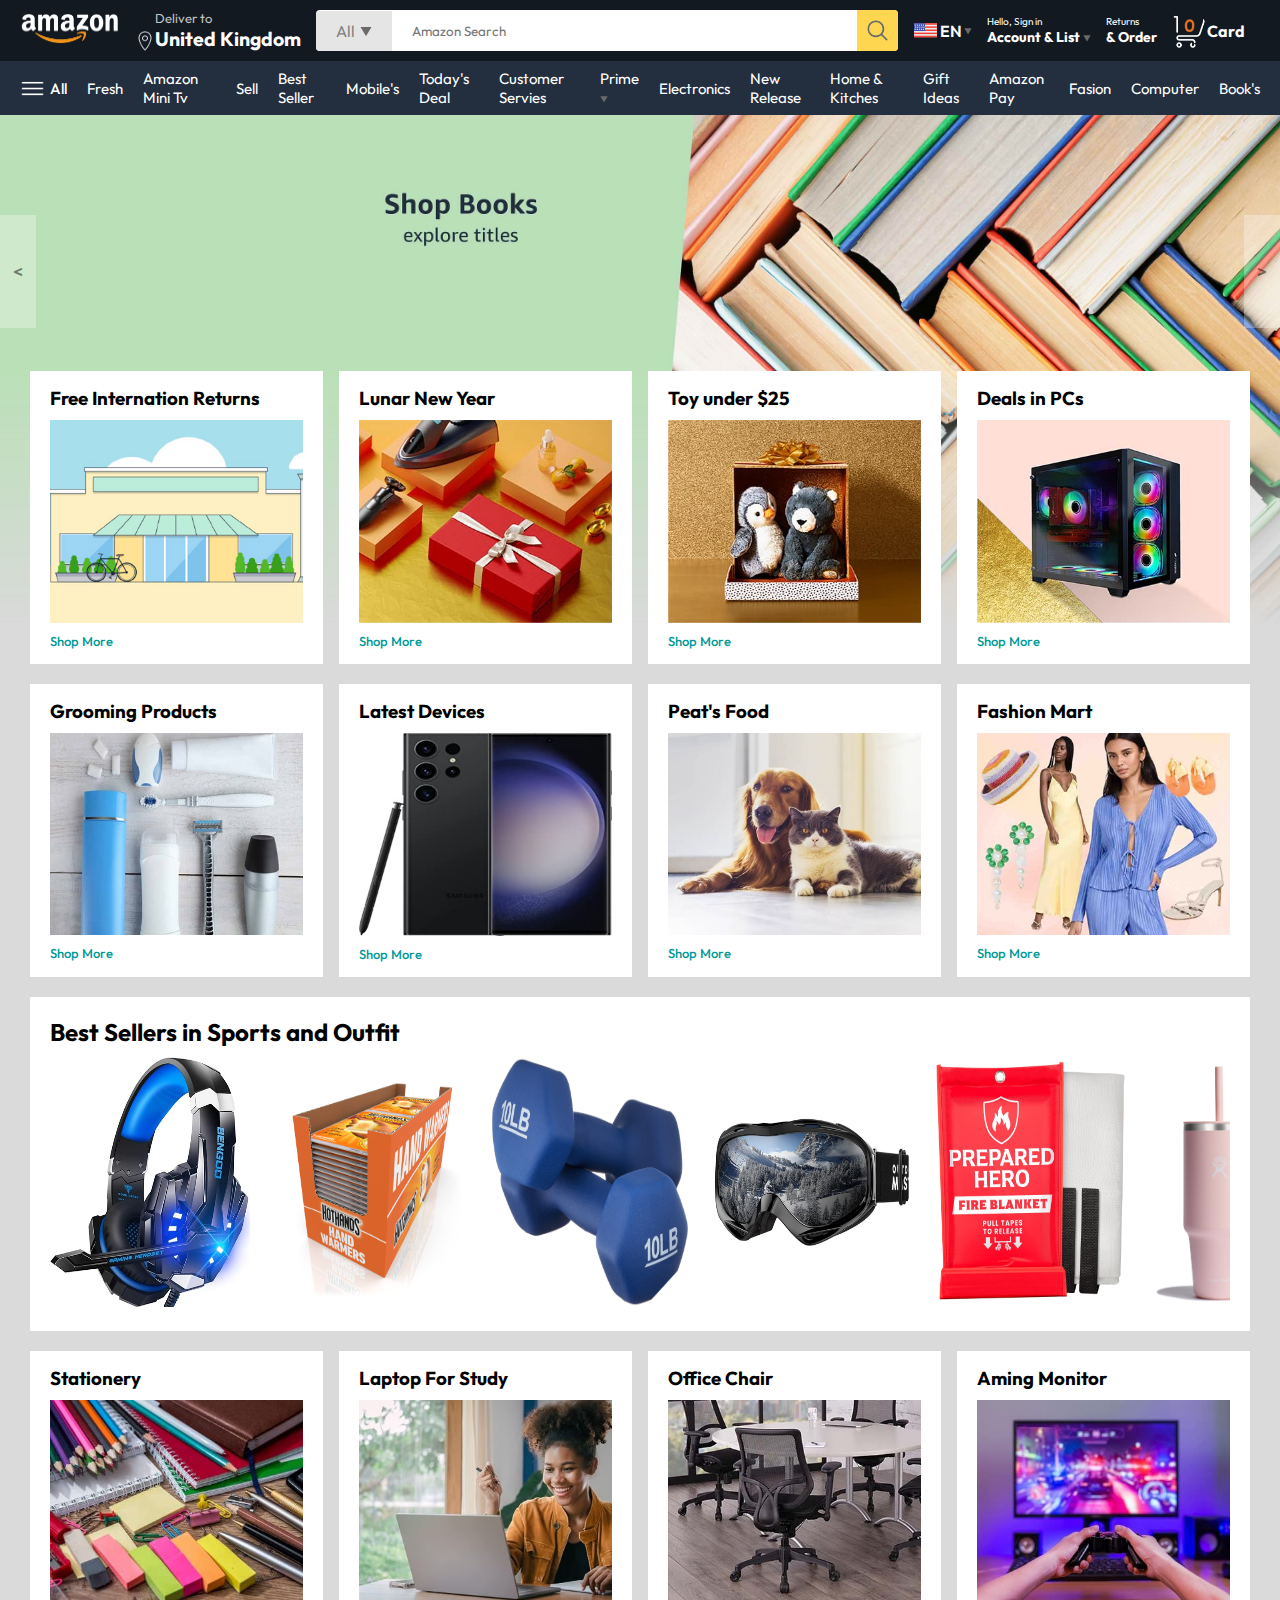
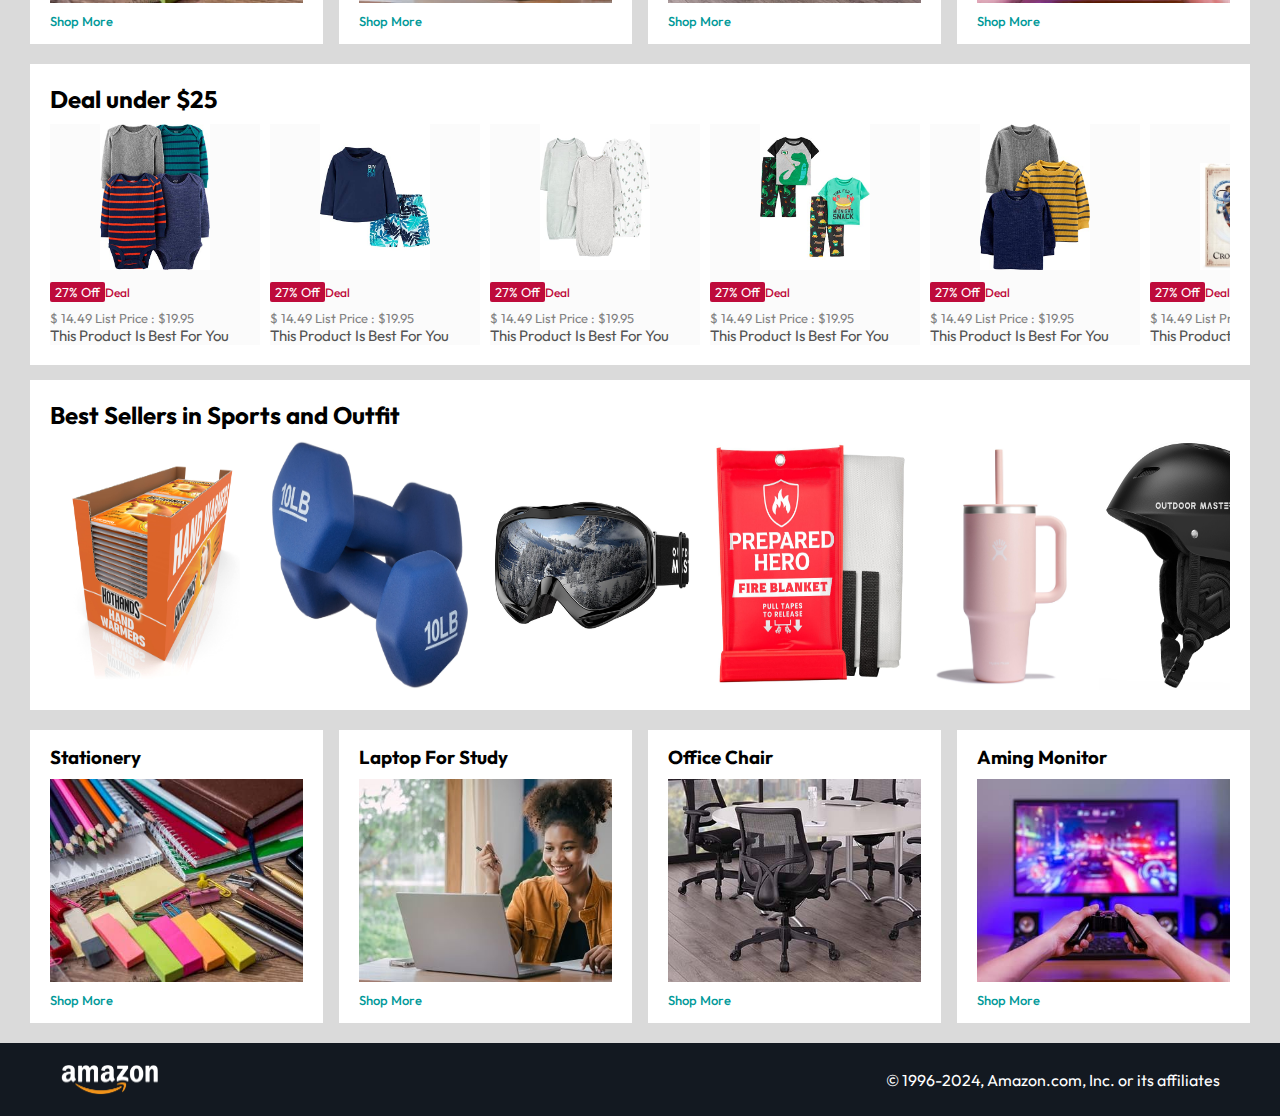
<file: index.html>
<!DOCTYPE html>
<html lang="en">
<head>
    <meta charset="UTF-8">
    <meta name="viewport" content="width=device-width, initial-scale=1.0">
    <title>Amazon-Clone</title>
    <link rel="stylesheet" href="Styles.css">
</head>
<body>

    <!-- Navigation Section  -->

    <nav>

        <a href="/"><img src="./assets/amazon_logo.png" width="100"></a>

        <div class="nav-contry">

            <img src="./assets/location_icon.png" height="20px">
            <div>
                <p>Deliver to</p>
                <h2>United Kingdom</h2>
            </div>

        </div>
        
        <div class="nav-search">

            <div class="nav-search-gategory">

                <p>All</p>

                <img src="./assets/dropdown_icon.png" height="12px" alt="">

            </div>

            <input type="text" class="nav-search-input" placeholder="Amazon Search">
                
            <img src="./assets/search_icon.png" class="nav-search-icon" alt="">

        </div>

        <div class="nav-language">

            <img src="./assets/us_flag.png" width="25px" alt="">

            <p>EN</p>

            <img src="./assets/dropdown_icon.png" width="8px" alt="">

        </div>
        
        <div class="nav-text">

            <p><a href="/Singin.html"> Hello, Sign in</a></p>

            <h2>Account & List <img src="./assets/dropdown_icon.png" width="8px" alt=""></h2>

        </div>

        <div class="nav-text">

            <p>Returns</p>

            <h2>& Order</h2>

        </div>
        
        <a href="./Card.html" class="nav-card">

            <img src="./assets/cart_icon.png" width="35px" alt="">

            <h4>Card</h4>

        </a>

    </nav>

    <!-- All Section -->

    <div class="nav-button">

        <div>

            <img src="./assets/menu_icon.png" width="25px" alt="">

            <p>All</p>

        </div>

        <p>Fresh</p>
        <p>Amazon Mini Tv</p>
        <p>Sell</p>
        <p>Best Seller</p>
        <p>Mobile's</p>
        <p>Today's Deal</p>
        <p>Customer Servies</p>
        <p>Prime  <img src="./assets/dropdown_icon.png" width="8px" alt=""></p>
        <p>Electronics</p>
        <p>New Release</p>
        <p>Home & Kitches</p>
        <p>Gift Ideas</p>
        <p>Amazon Pay</p>
        <p>Fasion</p>
        <p>Computer</p>
        <p>Book's</p>

    </div>

    <!-- Handle Slider -->

    <div class="handle-slider">

        <a href="#" class="control_prev">&#60</a>
        <a href="#" class="control_next">&#62</a>

        <ul class="slider">
            <img src="./assets/header1.jpg" class="header-img" alt="">
            <img src="./assets/header2.jpg" class="header-img" alt="">
            <img src="./assets/header3.jpg" class="header-img" alt="">
            <img src="./assets/header4.jpg" class="header-img" alt="">
            <img src="./assets/header5.jpg" class="header-img" alt="">
            <img src="./assets/header6.jpg" class="header-img" alt="">
        </ul>

    </div>

    <!-- Box Card's -->

    <div class="box-row  header-box">

        <div class="box-col">

            <h3>Free Internation Returns</h3>

            <img src="./assets/box1-1.jpg" alt="">

            <a href="/">Shop More</a>

        </div>
        <div class="box-col">

            <h3>Lunar New Year</h3>

            <img src="./assets/box1-2.jpg" alt="">

            <a href="/">Shop More</a>

        </div>
        <div class="box-col">

            <h3>Toy under $25</h3>

            <img src="./assets/box1-3.jpg" alt="">

            <a href="/">Shop More</a>

        </div>
        <div class="box-col">

            <h3>Deals in PCs</h3>

            <img src="./assets/box1-4.jpg" alt="">

            <a href="/">Shop More</a>

        </div>

    </div>

    <div class="box-row ">

        <div class="box-col">

            <h3>Grooming Products</h3>

            <img src="./assets/box2-1.jpg" alt="">

            <a href="/">Shop More</a>

        </div>
        <div class="box-col">

            <h3>Latest Devices </h3>

            <img src="./assets/box2-2.jpg" alt="">

            <a href="/">Shop More</a>

        </div>
        <div class="box-col">

            <h3>Peat's Food</h3>

            <img src="./assets/box2-3.jpg" alt="">

            <a href="/">Shop More</a>

        </div>
        <div class="box-col">

            <h3>Fashion Mart</h3>

            <img src="./assets/box2-4.jpg" alt="">

            <a href="/">Shop More</a>

        </div>

    </div>

    <!-- Product Slider -->

    <div class="product-slider">

        <h2>Best Sellers in Sports and Outfit</h2>

        <div class="products">

            <a href="/Product.html">
                <img src="./assets/product_img.jpg" alt="">
            </a>
            <img src="./assets/product1-1.jpg" alt="">
            <img src="./assets/product1-2.jpg" alt="">
            <img src="./assets/product1-3.jpg" alt="">
            <img src="./assets/product1-4.jpg" alt="">
            <img src="./assets/product1-5.jpg" alt="">
            <img src="./assets/product1-6.jpg" alt="">
            <img src="./assets/product1-7.jpg" alt="">
            <img src="./assets/product1-8.jpg" alt="">
            <img src="./assets/product1-9.jpg" alt="">
            <img src="./assets/product1-10.jpg" alt="">

        </div>

    </div>

    <!-- Box Card's -->

    <div class="box-row ">

        <div class="box-col">

            <h3>Stationery</h3>

            <img src="./assets/box3-1.jpg" alt="">

            <a href="/">Shop More</a>

        </div>
        <div class="box-col">

            <h3>Laptop For Study</h3>

            <img src="./assets/box3-2.jpg" alt="">

            <a href="/">Shop More</a>

        </div>
        <div class="box-col">

            <h3>Office Chair</h3>

            <img src="./assets/box3-3.jpg" alt="">

            <a href="/">Shop More</a>

        </div>
        <div class="box-col">

            <h3>Aming Monitor</h3>

            <img src="./assets/box3-4.jpg" alt="">

            <a href="/">Shop More</a>

        </div>

    </div>

    <!-- Product Slider with Prise -->

    <div class="product-slider-with-price">

        <h2>Deal under $25</h2>

        <div class="products">

            <div class="product-card">

                <div class="product-img-container">
                    <img src="./assets/product2-1.jpg" alt="">
                </div>

                <div class="product-offer">
                    <p>27% Off</p><span>Deal</span>
                </div>
                
                <p class="product-price">$ <span>14.49</span> List Price : $19.95</p>

                <h4>This Product Is Best For You</h4>

            </div>

            <div class="product-card">

                <div class="product-img-container">
                    <img src="./assets/product2-2.jpg" alt="">
                </div>

                <div class="product-offer">
                    <p>27% Off</p><span>Deal</span>
                </div>

                <p class="product-price">$ <span>14.49</span> List Price : $19.95</p>

                <h4>This Product Is Best For You</h4>

            </div>

            <div class="product-card">

                <div class="product-img-container">
                    <img src="./assets/product2-3.jpg" alt="">
                </div>

                <div class="product-offer">
                    <p>27% Off</p><span>Deal</span>
                </div>

                <p class="product-price">$ <span>14.49</span> List Price : $19.95</p>

                <h4>This Product Is Best For You</h4>

            </div>

            <div class="product-card">

                <div class="product-img-container">
                    <img src="./assets/product2-4.jpg" alt="">
                </div>

                <div class="product-offer">
                    <p>27% Off</p><span>Deal</span>
                </div>

                <p class="product-price">$ <span>14.49</span> List Price : $19.95</p>

                <h4>This Product Is Best For You</h4>

            </div>

            <div class="product-card">

                <div class="product-img-container">
                    <img src="./assets/product2-5.jpg" alt="">
                </div>

                <div class="product-offer">
                    <p>27% Off</p><span>Deal</span>
                </div>

                <p class="product-price">$ <span>14.49</span> List Price : $19.95</p>

                <h4>This Product Is Best For You</h4>

            </div>

            <div class="product-card">

                <div class="product-img-container">
                    <img src="./assets/product2-6.jpg" alt="">
                </div>

                <div class="product-offer">
                    <p>27% Off</p><span>Deal</span>
                </div>

                <p class="product-price">$ <span>14.49</span> List Price : $19.95</p>

                <h4>This Product Is Best For You</h4>

            </div>

            <div class="product-card">

                <div class="product-img-container">
                    <img src="./assets/product2-7.jpg" alt="">
                </div>

                <div class="product-offer">
                    <p>27% Off</p><span>Deal</span>
                </div>

                <p class="product-price">$ <span>14.49</span> List Price : $19.95</p>

                <h4>This Product Is Best For You</h4>

            </div>

            <div class="product-card">

                <div class="product-img-container">
                    <img src="./assets/product2-8.jpg" alt="">
                </div>

                <div class="product-offer">
                    <p>27% Off</p><span>Deal</span>
                </div>

                <p class="product-price">$ <span>14.49</span> List Price : $19.95</p>

                <h4>This Product Is Best For You</h4>

            </div>

            <div class="product-card">

                <div class="product-img-container">
                    <img src="./assets/product2-9.jpg" alt="">
                </div>

                <div class="product-offer">
                    <p>27% Off</p><span>Deal</span>
                </div>

                <p class="product-price">$ <span>14.49</span> List Price : $19.95</p>

                <h4>This Product Is Best For You</h4>

            </div>

            <div class="product-card">

                <div class="product-img-container">
                    <img src="./assets/product2-10.jpg" alt="">
                </div>

                <div class="product-offer">
                    <p>27% Off</p><span>Deal</span>
                </div>

                <p class="product-price">$ <span>14.49</span> List Price : $19.95</p>

                <h4>This Product Is Best For You</h4>

            </div>

            <div class="product-card">

                <div class="product-img-container">
                    <img src="./assets/product2-11.jpg" alt="">
                </div>

                <div class="product-offer">
                    <p>27% Off</p><span>Deal</span>
                </div>

                <p class="product-price">$ <span>14.49</span> List Price : $19.95</p>

                <h4>This Product Is Best For You</h4>

            </div>

            <div class="product-card">

                <div class="product-img-container">
                    <img src="./assets/product2-12.jpg" alt="">
                </div>

                <div class="product-offer">
                    <p>27% Off</p><span>Deal</span> 
                </div>

                <p class="product-price">$ <span>14.49</span> List Price : $19.95</p>

                <h4>This Product Is Best For You</h4>

            </div>

        </div>

    </div>

    <!-- Product Sclider 2 -->

    <div class="product-slider">

        <h2>Best Sellers in Sports and Outfit</h2>

        <div class="products">

            <img src="./assets/product1-1.jpg" alt="">
            <img src="./assets/product1-2.jpg" alt="">
            <img src="./assets/product1-3.jpg" alt="">
            <img src="./assets/product1-4.jpg" alt="">
            <img src="./assets/product1-5.jpg" alt="">
            <img src="./assets/product1-6.jpg" alt="">
            <img src="./assets/product1-7.jpg" alt="">
            <img src="./assets/product1-8.jpg" alt="">
            <img src="./assets/product1-9.jpg" alt="">
            <img src="./assets/product1-10.jpg" alt="">

        </div>

    </div>

    <!-- Box Card 2 -->

    <div class="box-row ">

        <div class="box-col">

            <h3>Stationery</h3>

            <img src="./assets/box3-1.jpg" alt="">

            <a href="/">Shop More</a>

        </div>
        <div class="box-col">

            <h3>Laptop For Study</h3>

            <img src="./assets/box3-2.jpg" alt="">

            <a href="/">Shop More</a>

        </div>
        <div class="box-col">

            <h3>Office Chair</h3>

            <img src="./assets/box3-3.jpg" alt="">

            <a href="/">Shop More</a>

        </div>
        <div class="box-col">

            <h3>Aming Monitor</h3>

            <img src="./assets/box3-4.jpg" alt="">

            <a href="/">Shop More</a>

        </div>

    </div>

    <!-- Footer Section -->

    <footer>

        <img src="./assets/amazon_logo.png" width="100" alt="">

        <p>© 1996-2024, Amazon.com, Inc. or its affiliates</p>

    </footer>


    <script src="Script.js"></script>
</body>
</html>
</file>
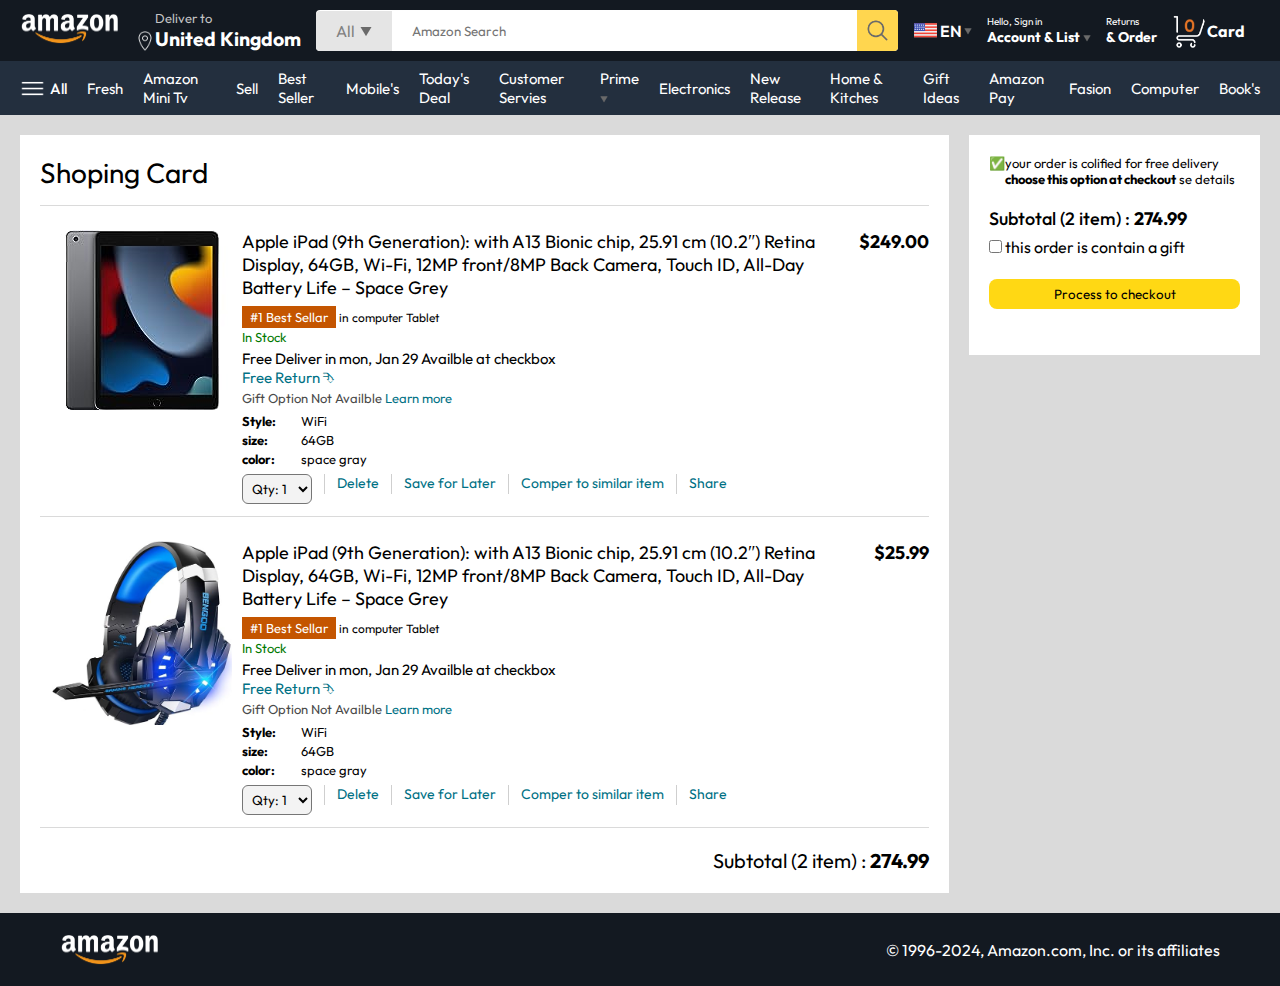
<file: Card.html>
<!DOCTYPE html>
<html lang="en">
<head>
    <meta charset="UTF-8">
    <meta name="viewport" content="width=device-width, initial-scale=1.0">
    <title>Card Page</title>
    <link rel="stylesheet" href="Styles.css">
    <link rel="stylesheet" href="Card.css">
</head>
<body>
    
    <!-- Navigation Section  -->

    <nav>

        <a href="/"><img src="./assets/amazon_logo.png" width="100"></a>

        <div class="nav-contry">

            <img src="./assets/location_icon.png" height="20px">
            <div>
                <p>Deliver to</p>
                <h2>United Kingdom</h2>
            </div>

        </div>
        
        <div class="nav-search">

            <div class="nav-search-gategory">

                <p>All</p>

                <img src="./assets/dropdown_icon.png" height="12px" alt="">

            </div>

            <input type="text" class="nav-search-input" placeholder="Amazon Search">
                
            <img src="./assets/search_icon.png" class="nav-search-icon" alt="">

        </div>

        <div class="nav-language">

            <img src="./assets/us_flag.png" width="25px" alt="">

            <p>EN</p>

            <img src="./assets/dropdown_icon.png" width="8px" alt="">

        </div>
        
        <div class="nav-text">

            <p><a href="/Singin.html"> Hello, Sign in</a></p>

            <h2>Account & List <img src="./assets/dropdown_icon.png" width="8px" alt=""></h2>

        </div>

        <div class="nav-text">

            <p>Returns</p>

            <h2>& Order</h2>

        </div>
        
        <a href="" class="nav-card">

            <img src="./assets/cart_icon.png" width="35px" alt="">

            <h4>Card</h4>

        </a>

    </nav>

    <!-- All Section -->

    <div class="nav-button">

        <div>

            <img src="./assets/menu_icon.png" width="25px" alt="">

            <p>All</p>

        </div>

        <p>Fresh</p>
        <p>Amazon Mini Tv</p>
        <p>Sell</p>
        <p>Best Seller</p>
        <p>Mobile's</p>
        <p>Today's Deal</p>
        <p>Customer Servies</p>
        <p>Prime  <img src="./assets/dropdown_icon.png" width="8px" alt=""></p>
        <p>Electronics</p>
        <p>New Release</p>
        <p>Home & Kitches</p>
        <p>Gift Ideas</p>
        <p>Amazon Pay</p>
        <p>Fasion</p>
        <p>Computer</p>
        <p>Book's</p>

    </div>

    <!-- Card Information -->

    <div class="card">

        <div class="card-left">

            <h2>Shoping Card</h2>

            <hr>

            <div class="product-card-list">

                <img src="./assets/ipad_img.jpg" alt="">

                <div>

                    <div class="product-card-titleprice">

                        <p>Apple iPad (9th Generation): with A13 Bionic chip, 25.91 cm (10.2″) Retina Display, 64GB, Wi-Fi, 12MP front/8MP Back Camera, Touch ID, All-Day Battery Life – Space Grey</p>

                        <p><b>$249.00</b></p>

                    </div>

                    <p class="product-card-bestseller"><span>#1 Best Sellar</span> in computer Tablet</p>

                    <p class="product-card-stock">In Stock</p>

                    <p class="product-card-deliver">Free Deliver in mon, Jan 29 Availble at checkbox</p>

                    <p class="product-card-return">Free Return &#11191</p>

                    <p class="product-card-giftoption">Gift Option Not Availble <span>Learn more</span></p>

                    <div class="product-card-specs">

                        <p><b>Style:</b></p> <p>WiFi</p>
                        <p><b>size:</b></p> <p>64GB</p>
                        <p><b>color:</b></p> <p>space gray</p>

                    </div>

                    <div class="card-list-action">

                        <select name="" id="">

                            <option value="1">Qty: 1</option>
                            <option value="2">Qty: 2</option>
                            <option value="3">Qty: 3</option>
                            <option value="4">Qty: 4</option>
                            <option value="5">Qty: 5</option>

                        </select>

                        <hr>

                        <p class="action-btn">Delete</p><hr>

                        <p class="action-btn">Save for Later</p><hr>

                        <p class="action-btn">Comper to similar item</p><hr>

                        <p class="action-btn">Share</p>
                        

                    </div>

                </div>

            </div>

            <hr>

            <div class="product-card-list">

                <img src="./assets/product_img.jpg" width="180px" alt="">

                <div>

                    <div class="product-card-titleprice">

                        <p>Apple iPad (9th Generation): with A13 Bionic chip, 25.91 cm (10.2″) Retina Display, 64GB, Wi-Fi, 12MP front/8MP Back Camera, Touch ID, All-Day Battery Life – Space Grey</p>

                        <p><b>$25.99</b></p>

                    </div>

                    <p class="product-card-bestseller"><span>#1 Best Sellar</span> in computer Tablet</p>

                    <p class="product-card-stock">In Stock</p>

                    <p class="product-card-deliver">Free Deliver in mon, Jan 29 Availble at checkbox</p>

                    <p class="product-card-return">Free Return &#11191</p>

                    <p class="product-card-giftoption">Gift Option Not Availble <span>Learn more</span></p>

                    <div class="product-card-specs">

                        <p><b>Style:</b></p> <p>WiFi</p>
                        <p><b>size:</b></p> <p>64GB</p>
                        <p><b>color:</b></p> <p>space gray</p>

                    </div>

                    <div class="card-list-action">

                        <select name="" id="">

                            <option value="1">Qty: 1</option>
                            <option value="2">Qty: 2</option>
                            <option value="3">Qty: 3</option>
                            <option value="4">Qty: 4</option>
                            <option value="5">Qty: 5</option>

                        </select>

                        <hr>

                        <p class="action-btn">Delete</p><hr>

                        <p class="action-btn">Save for Later</p><hr>

                        <p class="action-btn">Comper to similar item</p><hr>

                        <p class="action-btn">Share</p>
                        

                    </div>

                </div>

            </div>

            <hr>

            <div class="card-list-subtotal">
                Subtotal (2 item) : <b>274.99</b>
            </div>

        </div>

        <div class="card-right">

            <div class="card-free-delivery">

                <p>&#x2705</p>

                <p>your order is colified for free delivery <b>choose this option at checkout</b> se details</p>

            </div>

            <p class="card-subtotal"> Subtotal (2 item) : <b>274.99</b></p>

            <p class="card-right-gift"> <input type="checkbox"> this order is contain a gift</p>

            <button>Process to checkout</button>

        </div>

    </div>





    <!-- Footer Section -->
    <footer>

        <img src="./assets/amazon_logo.png" width="100" alt="">

        <p>© 1996-2024, Amazon.com, Inc. or its affiliates</p>

    </footer>

</body>
</html>
</file>
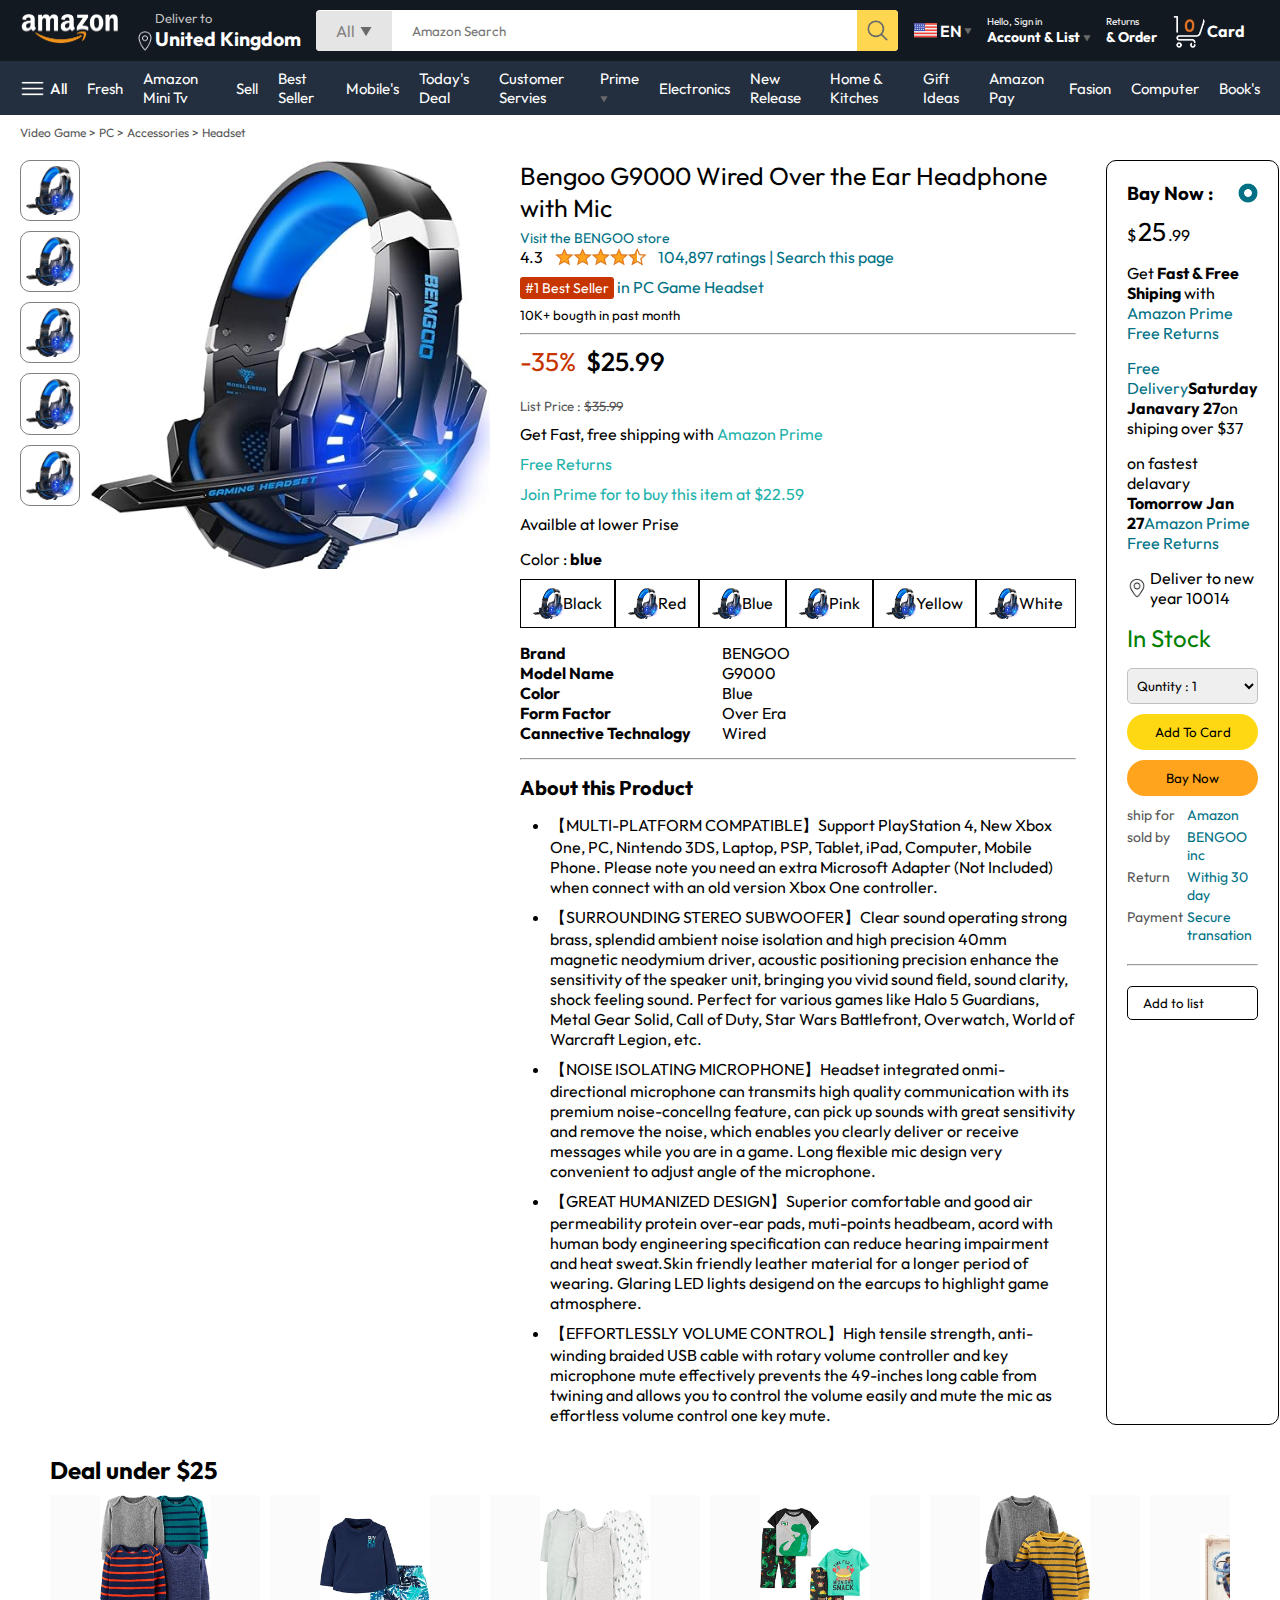
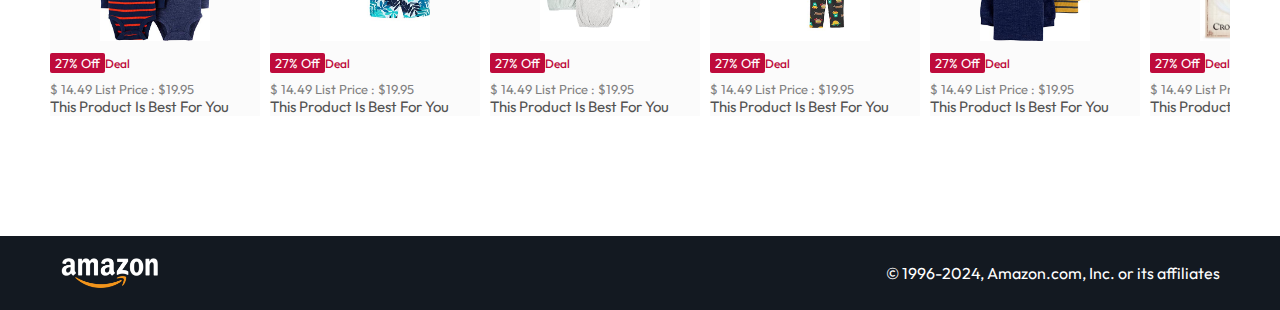
<file: Product.html>
<!DOCTYPE html>
<html lang="en">
<head>
    <meta charset="UTF-8">
    <meta name="viewport" content="width=device-width, initial-scale=1.0">
    <title>Product Page</title>
    <link rel="stylesheet" href="Styles.css">
    <link rel="stylesheet" href="product.css">
</head>
<body>
    <!-- Navigation Section  -->

    <nav>

        <a href="/"><img src="./assets/amazon_logo.png" width="100"></a>

        <div class="nav-contry">

            <img src="./assets/location_icon.png" height="20px">
            <div>
                <p>Deliver to</p>
                <h2>United Kingdom</h2>
            </div>

        </div>
        
        <div class="nav-search">

            <div class="nav-search-gategory">

                <p>All</p>

                <img src="./assets/dropdown_icon.png" height="12px" alt="">

            </div>

            <input type="text" class="nav-search-input" placeholder="Amazon Search">
                
            <img src="./assets/search_icon.png" class="nav-search-icon" alt="">

        </div>

        <div class="nav-language">

            <img src="./assets/us_flag.png" width="25px" alt="">

            <p>EN</p>

            <img src="./assets/dropdown_icon.png" width="8px" alt="">

        </div>
        
        <div class="nav-text">

            <p><a href="/Singin.html"> Hello, Sign in</a></p>

            <h2>Account & List <img src="./assets/dropdown_icon.png" width="8px" alt=""></h2>

        </div>

        <div class="nav-text">

            <p>Returns</p>

            <h2>& Order</h2>

        </div>
        
        <a href="./Card.html" class="nav-card">

            <img src="./assets/cart_icon.png" width="35px" alt="">

            <h4>Card</h4>

        </a>

    </nav>

    <!-- All Section -->

    <div class="nav-button">

        <div>

            <img src="./assets/menu_icon.png" width="25px" alt="">

            <p>All</p>

        </div>

        <p>Fresh</p>
        <p>Amazon Mini Tv</p>
        <p>Sell</p>
        <p>Best Seller</p>
        <p>Mobile's</p>
        <p>Today's Deal</p>
        <p>Customer Servies</p>
        <p>Prime  <img src="./assets/dropdown_icon.png" width="8px" alt=""></p>
        <p>Electronics</p>
        <p>New Release</p>
        <p>Home & Kitches</p>
        <p>Gift Ideas</p>
        <p>Amazon Pay</p>
        <p>Fasion</p>
        <p>Computer</p>
        <p>Book's</p>

    </div>

    <p class="breadcrum">Video Game > PC > Accessories > Headset </p>

    <div class="product-display">

        <div class="product-d-image">

            <div class="product-icons">
                <img src="./assets/product_img.jpg" width="60px" alt="">
                <img src="./assets/product_img.jpg" width="60px" alt="">
                <img src="./assets/product_img.jpg" width="60px" alt="">
                <img src="./assets/product_img.jpg" width="60px" alt="">
                <img src="./assets/product_img.jpg" width="60px" alt="">
            </div>

            <div class="product-main-image">
                <img src="./assets/product_img.jpg" width="400px" alt="">
            </div>

        </div>

        <div class="product-d-details">

            <p class="product-title">Bengoo G9000 Wired Over the Ear Headphone with Mic</p>

            <p class="brand-store">Visit the BENGOO store</p>

            <div class="product-rating">

                <div>

                    <div>4.3<img src="./assets/rating_img.png" alt=""></div>

                    <p> 104,897 ratings | Search this page</p>

                </div>

                <p><span>#1 Best Seller</span> in PC Game Headset</p>

                <h5>10K+ bougth in past month</h5>

                <hr>

            </div>

            <div class="product-d-price">

                <div>

                    <p>-35%</p>

                    <h2>$25.99</h2>

                </div>

                <h5>List Price : <span><del>$35.99</del></span></h5>

                <p>Get Fast, free shipping with <span>Amazon Prime</span></p>

                <p><span>Free Returns</span></p>

                <p><span>Join Prime for to buy this item at $22.59</span></p>

                <p>Availble at lower Prise</p>

            </div>

            <div class="product-color-selection">

                <p>Color : <b>blue</b></p>

                <div class="product-color-option">

                    <div class="option">

                        <img src="./assets/product_img.jpg" width="30px" alt="">

                        <p>Black</p>
                        
                    </div>

                    <div class="option">

                        <img src="./assets/product_img.jpg" width="30px" alt="">

                        <p>Red</p>

                    </div>

                    <div class="option">

                        <img src="./assets/product_img.jpg" width="30px" alt="">

                        <p>Blue</p>

                    </div>

                    <div class="option">

                        <img src="./assets/product_img.jpg" width="30px" alt="">

                        <p>Pink</p>

                    </div>
                    <div class="option">

                        <img src="./assets/product_img.jpg" width="30px" alt="">

                        <p>Yellow</p>

                    </div>
                    <div class="option">

                        <img src="./assets/product_img.jpg" width="30px" alt="">

                        <p>White</p>

                    </div>

                </div>

            </div>

            <div class="product-info">
                <p><b>Brand</b></p> <p>BENGOO</p>
                <p><b>Model Name</b></p> <p>G9000</p>
                <p><b>Color</b></p> <p>Blue</p>
                <p><b>Form Factor</b></p> <p>Over Era</p>
                <p><b>Cannective Technalogy</b></p> <p>Wired</p>
            </div>

            <hr>

            <div class="product-description">

                <h1>About this Product</h1>

                <ul>
                    <li>【MULTI-PLATFORM COMPATIBLE】Support PlayStation 4, New Xbox One, PC, Nintendo 3DS, Laptop, PSP, Tablet, iPad, Computer, Mobile Phone. Please note you need an extra Microsoft Adapter (Not Included) when connect with an old version Xbox One controller. </li>
                    <li> 【SURROUNDING STEREO SUBWOOFER】Clear sound operating strong brass, splendid ambient noise isolation and high precision 40mm magnetic neodymium driver, acoustic positioning precision enhance the sensitivity of the speaker unit, bringing you vivid sound field, sound clarity, shock feeling sound. Perfect for various games like Halo 5 Guardians, Metal Gear Solid, Call of Duty, Star Wars Battlefront, Overwatch, World of Warcraft Legion, etc. </li>
                    <li>  【NOISE ISOLATING MICROPHONE】Headset integrated onmi-directional microphone can transmits high quality communication with its premium noise-concellng feature, can pick up sounds with great sensitivity and remove the noise, which enables you clearly deliver or receive messages while you are in a game. Long flexible mic design very convenient to adjust angle of the microphone. </li>
                    <li>   【GREAT HUMANIZED DESIGN】Superior comfortable and good air permeability protein over-ear pads, muti-points headbeam, acord with human body engineering specification can reduce hearing impairment and heat sweat.Skin friendly leather material for a longer period of wearing. Glaring LED lights desigend on the earcups to highlight game atmosphere. </li>
                    <li>  【EFFORTLESSLY VOLUME CONTROL】High tensile strength, anti-winding braided USB cable with rotary volume controller and key microphone mute effectively prevents the 49-inches long cable from twining and allows you to control the volume easily and mute the mic as effortless volume control one key mute.</li>
                </ul>

            </div>

       
        </div>

        <div class="product-d-Purchase">

            <div class="titale">

                <h3>Bay Now :</h3> <img src="./assets/circle_icon.png" width="20px" alt="">

            </div>

            <h2 class="price">$<span>25</span>.99</h2>

            <div class="gap">

                <p>Get <b>Fast & Free Shiping</b> with <span>Amazon Prime</span></p>

                <p><span>Free Returns</span></p>

            </div>

            <div class="gap">

                <p><Span>Free Delivery</Span><b>Saturday</b></p>

                <p><b>Janavary 27</b>on shiping over $37</p>

            </div>

            <div class="gap">

                <p>on fastest delavary <b>Tomorrow Jan 27</b><span>Amazon Prime</span></p>

                <p><span>Free Returns</span></p>

            </div>

            <div class="delivery-location">

                <img src="./assets/location_icon_dark.png" width="20px" alt="">

                <p><span>Deliver to new year 10014 </span></p>

            </div>

            <h2 class="product-stock">In Stock</h2>

            <select class="product-quntity">
                <option value="1">Quntity : 1</option>
                <option value="2">Quntity : 2</option>
                <option value="3">Quntity : 3</option>
            </select>

            <button class="btn">Add To Card</button>

            <button class="btn product-bay">Bay Now</button>

            <div class="product-seller-info">

                <p>ship for</p> <p><span>Amazon</span></p>
                <p>sold by </p> <p><span>BENGOO inc</span></p>
                <p>Return</p> <p><span>Withig 30 day</span></p>
                <p>Payment</p> <p><span>Secure transation</span></p>

            </div>

            <hr>

            <button class="product-add-info">Add to list</button>

        </div>

    </div>

    <div class="product-slider-with-price">

        <h2>Deal under $25</h2>

        <div class="products">

            <div class="product-card">

                <div class="product-img-container">
                    <img src="./assets/product2-1.jpg" alt="">
                </div>

                <div class="product-offer">
                    <p>27% Off</p><span>Deal</span>
                </div>
                
                <p class="product-price">$ <span>14.49</span> List Price : $19.95</p>

                <h4>This Product Is Best For You</h4>

            </div>

            <div class="product-card">

                <div class="product-img-container">
                    <img src="./assets/product2-2.jpg" alt="">
                </div>

                <div class="product-offer">
                    <p>27% Off</p><span>Deal</span>
                </div>

                <p class="product-price">$ <span>14.49</span> List Price : $19.95</p>

                <h4>This Product Is Best For You</h4>

            </div>

            <div class="product-card">

                <div class="product-img-container">
                    <img src="./assets/product2-3.jpg" alt="">
                </div>

                <div class="product-offer">
                    <p>27% Off</p><span>Deal</span>
                </div>

                <p class="product-price">$ <span>14.49</span> List Price : $19.95</p>

                <h4>This Product Is Best For You</h4>

            </div>

            <div class="product-card">

                <div class="product-img-container">
                    <img src="./assets/product2-4.jpg" alt="">
                </div>

                <div class="product-offer">
                    <p>27% Off</p><span>Deal</span>
                </div>

                <p class="product-price">$ <span>14.49</span> List Price : $19.95</p>

                <h4>This Product Is Best For You</h4>

            </div>

            <div class="product-card">

                <div class="product-img-container">
                    <img src="./assets/product2-5.jpg" alt="">
                </div>

                <div class="product-offer">
                    <p>27% Off</p><span>Deal</span>
                </div>

                <p class="product-price">$ <span>14.49</span> List Price : $19.95</p>

                <h4>This Product Is Best For You</h4>

            </div>

            <div class="product-card">

                <div class="product-img-container">
                    <img src="./assets/product2-6.jpg" alt="">
                </div>

                <div class="product-offer">
                    <p>27% Off</p><span>Deal</span>
                </div>

                <p class="product-price">$ <span>14.49</span> List Price : $19.95</p>

                <h4>This Product Is Best For You</h4>

            </div>

            <div class="product-card">

                <div class="product-img-container">
                    <img src="./assets/product2-7.jpg" alt="">
                </div>

                <div class="product-offer">
                    <p>27% Off</p><span>Deal</span>
                </div>

                <p class="product-price">$ <span>14.49</span> List Price : $19.95</p>

                <h4>This Product Is Best For You</h4>

            </div>

            <div class="product-card">

                <div class="product-img-container">
                    <img src="./assets/product2-8.jpg" alt="">
                </div>

                <div class="product-offer">
                    <p>27% Off</p><span>Deal</span>
                </div>

                <p class="product-price">$ <span>14.49</span> List Price : $19.95</p>

                <h4>This Product Is Best For You</h4>

            </div>

            <div class="product-card">

                <div class="product-img-container">
                    <img src="./assets/product2-9.jpg" alt="">
                </div>

                <div class="product-offer">
                    <p>27% Off</p><span>Deal</span>
                </div>

                <p class="product-price">$ <span>14.49</span> List Price : $19.95</p>

                <h4>This Product Is Best For You</h4>

            </div>

            <div class="product-card">

                <div class="product-img-container">
                    <img src="./assets/product2-10.jpg" alt="">
                </div>

                <div class="product-offer">
                    <p>27% Off</p><span>Deal</span>
                </div>

                <p class="product-price">$ <span>14.49</span> List Price : $19.95</p>

                <h4>This Product Is Best For You</h4>

            </div>

            <div class="product-card">

                <div class="product-img-container">
                    <img src="./assets/product2-11.jpg" alt="">
                </div>

                <div class="product-offer">
                    <p>27% Off</p><span>Deal</span>
                </div>

                <p class="product-price">$ <span>14.49</span> List Price : $19.95</p>

                <h4>This Product Is Best For You</h4>

            </div>

            <div class="product-card">

                <div class="product-img-container">
                    <img src="./assets/product2-12.jpg" alt="">
                </div>

                <div class="product-offer">
                    <p>27% Off</p><span>Deal</span> 
                </div>

                <p class="product-price">$ <span>14.49</span> List Price : $19.95</p>

                <h4>This Product Is Best For You</h4>

            </div>

        </div>

    </div>

    <footer>

        <img src="./assets/amazon_logo.png" width="100" alt="">

        <p>© 1996-2024, Amazon.com, Inc. or its affiliates</p>

    </footer>
    

    <script>
        const ScrollContainer = document.querySelectorAll(".products");

        for (const key of ScrollContainer) {
            key.addEventListener('wheel', (e) => {
                e.preventDefault();
                key.scrollLeft += e.deltaY;
            })
        }
    </script>
</body>
</html>
</file>
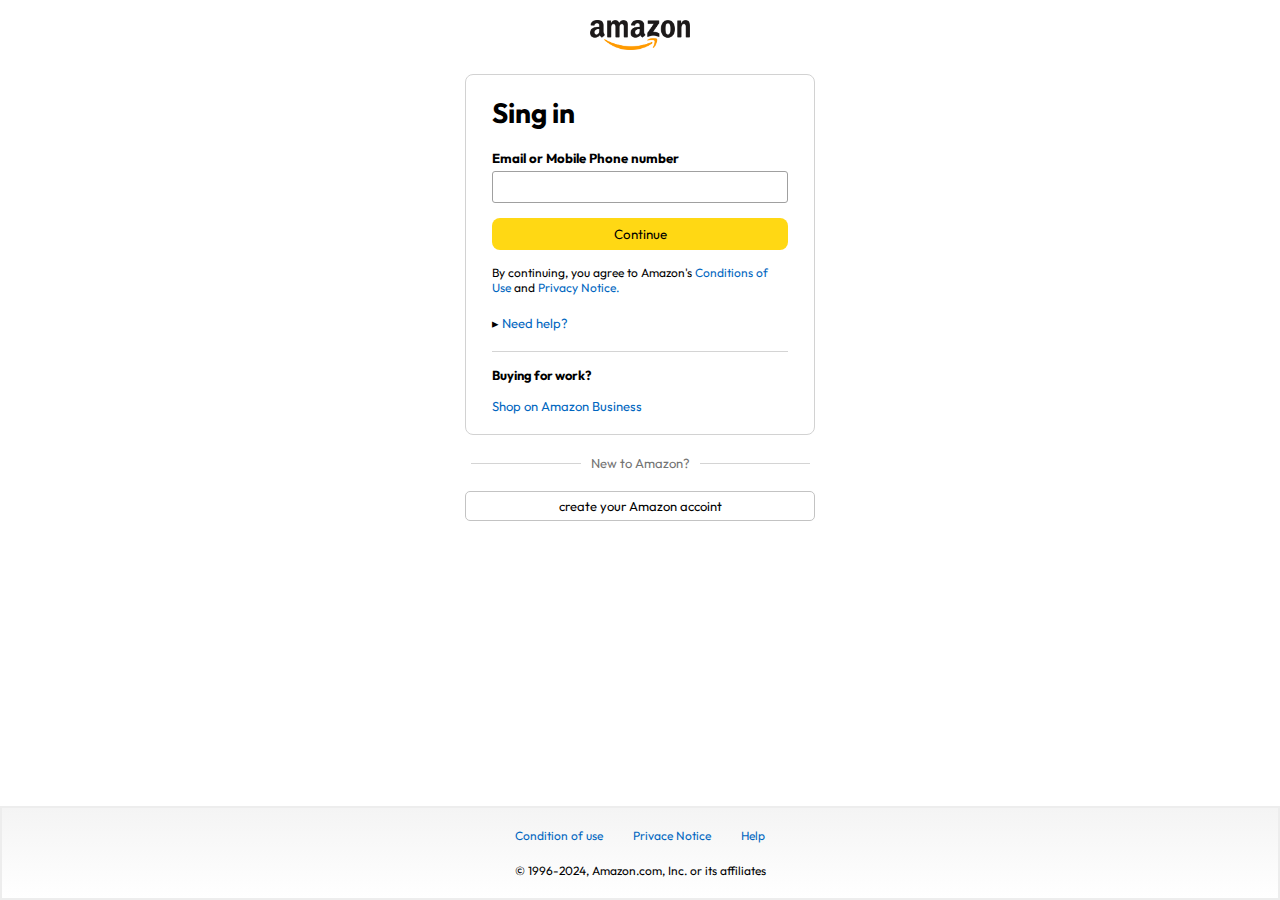
<file: Singin.html>
<!DOCTYPE html>
<html lang="en">
<head>
    <meta charset="UTF-8">
    <meta name="viewport" content="width=device-width, initial-scale=1.0">
    <title>Singin</title>
   
    <link rel="stylesheet" href="singin.css">
</head>
<body>
    
    <a href="/"><img src="./assets/amazon_logo_dark.png" class="logo" width="100px" alt=""></a>

    <div class="signin-container">

        <h1 class="singin-title">Sing in</h1>

        <h5 class="input-lable">Email or Mobile Phone number</h5>
        <input type="text">

        <button>Continue</button>

        <p class="signin-condition">By continuing, you agree to Amazon's <span>Conditions of Use</span> and <span>Privacy Notice.</span></p>

        <p class="singin-help">&#9656 <span>Need help?</span></p>

        <hr>

        <h4>Buying for work?</h4>

        <p class="singin-business"><span>Shop on Amazon Business</span></p>

    </div>

    <div class="singin-btn">

        <hr>
        <p>New to Amazon?</p>
        <hr>

    </div>

    <a href="/singup.html"><button class="sing-btn">create your Amazon accoint</button></a>

    <footer>

        <div class="footer-link">

            <a href="#">Condition of use</a>
            <a href="#">Privace Notice</a>
            <a href="#">Help</a>

        </div>

        <p class="footer-copy">© 1996-2024, Amazon.com, Inc. or its affiliates</p>

    </footer>

</body>
</html>
</file>
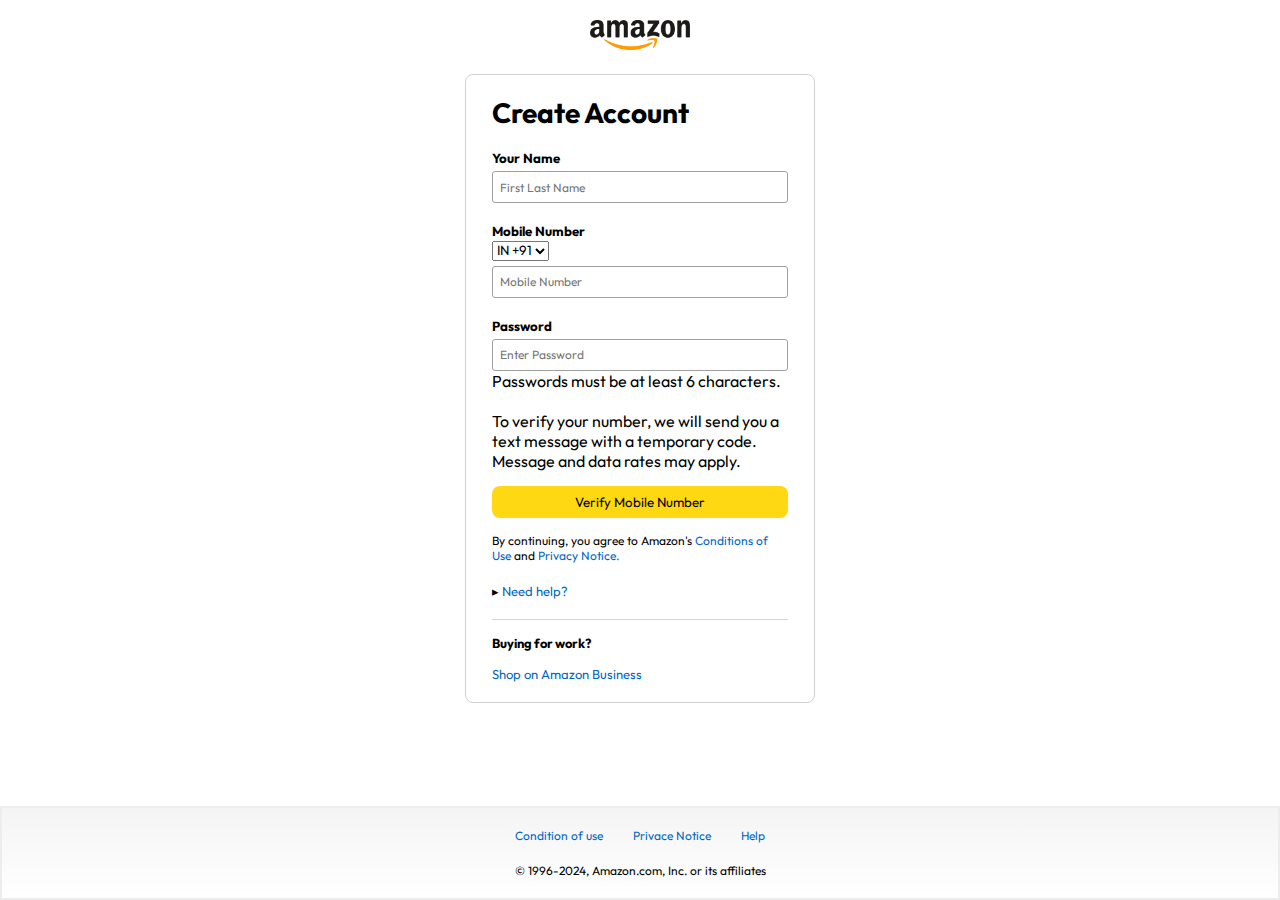
<file: singup.html>
<!DOCTYPE html>
<html lang="en">
<head>
    <meta charset="UTF-8">
    <meta name="viewport" content="width=device-width, initial-scale=1.0">
    <title>Sing up</title>
    <link rel="stylesheet" href="singin.css">
</head>
<body>
    
    <a href="/"><img src="./assets/amazon_logo_dark.png" class="logo" width="100px" alt=""></a>

    <div class="signin-container">

        <h1 class="singin-title">Create Account</h1>

        <h5 class="input-lable">Your Name</h5>
        <input type="text" placeholder="First Last Name">

        <h5 class="input-lable">Mobile Number</h5>
        <select>
            <option value="1">IN +91</option>
        </select>
        <input type="text" placeholder="Mobile Number">

        <h5 class="input-lable">Password</h5>
        <input type="text" placeholder="Enter Password">

        <p>Passwords must be at least 6 characters.</p><br>

        <p>To verify your number, we will send you a text message with a temporary code. Message and data rates may apply.</p>
        

        <button>Verify Mobile Number</button>

        <p class="signin-condition">By continuing, you agree to Amazon's <span>Conditions of Use</span> and <span>Privacy Notice.</span></p>

        <p class="singin-help">&#9656 <span>Need help?</span></p>

        <hr>

        <h4>Buying for work?</h4>

        <p class="singin-business"><span>Shop on Amazon Business</span></p>

    </div>



    <footer>

        <div class="footer-link">

            <a href="#">Condition of use</a>
            <a href="#">Privace Notice</a>
            <a href="#">Help</a>

        </div>

        <p class="footer-copy">© 1996-2024, Amazon.com, Inc. or its affiliates</p>

    </footer>

</body>
</html>
</file>
<file: Styles.css>
@import url('https://fonts.googleapis.com/css2?family=Outfit:wght@100..900&display=swap');


*{
    padding: 0;
    margin: 0;
    box-sizing: border-box;
    font-family: outfit;
}

body{
    background-color: #dadada;
}

a{
    text-decoration: none;
    color: inherit;
}

/* Nav Section css */

nav{
    display: flex;
    background-color: #131921;
    align-items: center;
    justify-content: space-between;
    padding: 10px 20px;
    color: white;
}

.nav-contry{
    display: flex;
    align-items: end;
    margin-left: 15px;
    font-size: 13px;
    color: #c4c4c4;
}

.nav-contry h2{
    color: white;
    font-size: 14pxs;
}

.nav-search{
    flex: 1;
    display: flex;
    align-items: center;
    background-color: #fff;
    color: gray;
    max-width: 1000px;
    border-radius: 4px;
    margin-left: 15px;
}

.nav-search-gategory{
    display: flex;
    align-items: center;
    padding: 10px 20px;
    gap: 5px;
    background: #e5e5e5;
    border-radius: 4px 0 0 4px;
}

.nav-search-input {
    border: none;
    outline: none;
    padding-left: 20px;
    width: 100%;
}

.nav-search-icon{
    max-width: 41px;
    padding: 8px;
    background: #ffd64f;
    border-radius: 0 4px 4px 0;
}

.nav-language{
    display: flex;
    align-items: center;
    gap: 2px;
    font-weight: 600;
    margin-left: 15px;
}

.nav-text{
    margin-left: 15px;
}

.nav-text p{
    font-size: 10px;
}

.nav-text h2{
    font-size: 14px;
}

.nav-card{
    display: flex;
    align-items: center;
    margin: 0px 15px;
}

/* All Section CSS */

.nav-button{
    display: flex;
    align-items: center;
    gap: 20px;
    padding: 8px 20px;
    background: #232f3e;
    color: white;
    font-size: 15px;
    cursor: pointer;
}

.nav-button div {
    display: flex;
    align-items: center;
    font-weight: 500;
    gap: 5px;
}

/* Handle Slider CSS */

.handle-slider{
    position: relative;
}

.handle-slider ul {
    display: flex;
    overflow-y: hidden;
}

.header-img{
    width: 100%;
    mask-image: linear-gradient(to bottom, #000000 50%, transparent 100%);
}

.handle-slider a{
    position: absolute;
    top: 100px;
    z-index: 1;
    padding: 5vh 1vw;
    background: #ffffff4f;
    color: #0000007b;
    text-decoration: none;
    font-weight: 600;
    font-size: 18px;
    cursor: pointer;
}

.control_next{
    right: 0;
}

/* Box-Card */

.box-row{
    display: flex;
    flex-wrap: wrap;
    justify-content: space-between;
    margin: 20px 30px;
    row-gap: 20px;
}

.box-col{
    display: flex;
    flex-direction: column;
    gap: 10px;
    padding: 15px 20px;
    background: white;
    max-width: 24%;
    min-width: 200px;
    z-index: 1;
}

.box-col a{
    font-size: 13px;
    font-weight: 500;
    color: #009999;
}

.header-box {
    margin-top: -20vw;
}

/* Product Slider */

.product-slider{
    background: white;
    margin: 0 30px;
    padding: 20px;
    margin-bottom: 15px;
}

.product-slider .products{
    display: flex;
    overflow-x: auto;
    gap: 20px;
    margin-top: 10px;
}

.product-slider .products img {
    max-width: 200px;
    height: 250px;
} 

.product-slider .products::-webkit-scrollbar{
    display: none;
}

/* Box Card */

.product-slider-with-price{
    background: white;
    margin: 0 30px;
    padding: 20px;
    margin-bottom: 15px;
}

.product-slider-with-price .products{
    display: flex;
    overflow-x: auto;
    gap: 10px;
    margin-top: 10px;
}

.product-slider-with-price ::-webkit-scrollbar {
    display: none;
}

.product-card{
    display: flex;
    flex-direction: column;
    justify-content: end;
    min-width: 210px;
    background: #fbfbfb;
}

.product-card img {
    width: 110px;
    margin: 0 50px;
}

.product-offer p{
    background: #be0b3b;
    color: white;
    display: inline-block;
    padding: 2px 5px;
    border-radius: 2px;
    margin: 8px 0;
    font-size: 13px;
}

.product-offer span{
    color: #be0b3b;
    font-weight: 500;
    font-size: 12px;
}

.product-price{
    color: gray;
    font-size: 13px;
}

.product-card h4 {
    color: #525252;
    font-size: 15px;
    font-weight: 400;
}

/* Footer Section */

footer{
    display: flex;
    justify-content: space-between;
    align-items: center;
    color: white;
    background: #131921;
    padding: 20px 60px;
}

/* Media Quarry */
</file>
<file: Card.css>
@import url('https://fonts.googleapis.com/css2?family=Outfit:wght@100..900&display=swap');

.card{
    display: flex;
    gap: 20px;
    margin: 20px;
}

.card-left{
    background: white;
    padding: 20px;
}

.card-left h2{
    font-size: 28px;
    font-weight: 400;
    margin-bottom: 15px;
}

.card-left hr{
    border: none;
    height: 1px;
    background: #dadada;
}

.product-card-list{
    display: flex;
    align-items: start;
    gap: 10px;
    padding: 24px 0 12px 12px;
}

.product-card-titleprice{
    display: flex;
    gap: 20px;
    font-size: 18px;
}

.product-card-bestseller{
    font-size: 12px;
    margin-top: 10px;
}

.product-card-bestseller span{
    font-size: 13px;
    background: #c45500;
    color: #fff;
    padding: 3px 8px;
}

.product-card-stock{
    font-size: 13px;
    color: #007900;
    margin: 4px 0;
}

.product-card-deliver{
    font-size: 15px;
}

.product-card-return{
    font-size: 15px;
    color: #007185;
    font-weight: 400;
}

.product-card-giftoption{
    color: #494949;
    font-size: 13px;
    margin: 3px 0;
}

.product-card-giftoption span{
    color: #007185;
}

.product-card-specs{
    display: grid;
    grid-template-columns: auto auto;
    max-width: 150px;
    row-gap: 3px;
    font-size: 13px;
    margin: 7px 0;
}

.card-list-action{
    display: flex;
    gap: 12px;
    font-size: 14px;
    color: #007185;
}

.card-list-action hr{
    height: 20px;
    width: 1px;
    background: #cfcfcf;
}

.card-list-action select{
    padding: 5px;
    border-radius: 6px;
    background: #f3f3f3;
}

.card-list-subtotal {
    text-align: right;
    font-size: 20px;
    margin-top: 20px;
}

.card-right{
    background: white;
    padding: 20px;
    max-height: 220px;
    min-width: 280px;
}

.card-free-delivery{
    font-size: 13px;
    display: flex;
}

.card-subtotal{
    margin-top: 20px;
    font-size: 18px;
    font-weight: 500;
}

.card-right-gift{
    margin: 7px 0;
}

.card-right button{
    width: 100%;
    margin: 15px 0;
    height: 30px;
    background: #ffd814;
    border: none;
    border-radius: 8px;
    cursor: pointer;
}

.card-right button:hover{
    background: #ebc712;
}
</file>
<file: product.css>
@import url('https://fonts.googleapis.com/css2?family=Outfit:wght@100..900&display=swap');

body{
    background: white;
}

.breadcrum{
    padding: 10px 20px;
    font-size: 12px;
    color: #565656;
}

.product-display{
    min-height: 100%;
    padding: 10px 20px;
    display: flex;
}

.product-d-image{
    display: flex;
    gap: 10px;
}

.product-icons{
    display: flex;
    flex-direction: column;
    gap: 10px;
}

.product-icons img {
    border: 1px solid gray;
    border-radius: 10px;
    padding: 5px;
}

.product-d-details{
    margin: 0 30px;
}

.product-title{
    font-size: 25px;
}

.brand-store{
    margin-top: 5px;
    color: #007185;
    font-size: 14px;
}

.product-rating{
    display: flex;
    flex-direction: column;
    gap: 10px;
}

.product-rating div{
    display: flex;
    align-items: center;
    gap: 10px;
}

.product-rating p {
    color: #007185;
}

.product-rating img{
    height: 20px;
}

.product-rating p span {
    color: white;
    background: #c73500;
    padding: 2px 5px;
    border-radius: 3px;
    font-size: 14px;
}

.product-rating h5{
    font-weight: 400;
}

.product-d-price{
    display: flex;
    flex-direction: column;
    gap: 10px;
}

.product-d-price div{
    display: flex;
    align-items: center;
    margin: 10px 0;
    gap: 10px;
}

.product-d-price div p{
    font-size: 26px;
    color: #c73500;
}

.product-d-price div h2{
    font-size: 26px;
    font-weight: 500;
    color: #000;
}

.product-d-price h5{
    color: #565656;
    font-weight: 400;
}

.product-d-price p span{
    color: lightseagreen;
}

.product-color-selection{
    margin: 15px 0;
}

.product-color-option{
    display: flex;
    justify-content: space-between;
    margin-top: 10px;
}

.option{
    display: flex;
    align-items: center;
    padding: 8px 12px;
    border: 1px solid black;
}

.product-info{
    display: grid;
    grid-template-columns: auto auto;
    max-width: 300px;
    margin-bottom: 15px;
}

.product-description h1{
    font-size: 20px;
    margin: 15px 0;
}

.product-description ul{
    display: flex;
    flex-direction: column;
    gap: 10px;
    margin-left: 30px;
}

.product-d-Purchase{
    width: 100%;
    max-width: 280px;
    border: 1px solid black;
    border-radius: 10px;
    padding: 20px;
}

.product-d-Purchase .titale{
    display: flex;
    justify-content: space-between;
    align-items: center;
}

.product-d-Purchase .price{
    font-size: 16px;
    font-weight: 400;
    margin: 10px 0;
}

.product-d-Purchase .price span{
    font-size: 26px;
    padding: 2px;
}

.product-d-Purchase .gap{
    margin: 15px 0;
}

.product-d-Purchase .gap p span {
    color: #007185;
}

.delivery-location{
    display: flex;
    align-items: center;
    gap: 3px;
}

.product-stock{
    margin: 15px 0;
    color: green;
    font-weight: 400;
}

.product-quntity{
    padding: 8px 5px;
    outline: none;
    width: 100%;
    border-radius: 5px;
    background: #efefef;
    border-color: #c1c1c1;
}

.product-d-Purchase .btn{
    outline: none;
    border: none;
    background: #ffd814;
    width: 100%;
    padding: 10px 0;
    margin-top: 10px;
    border-radius: 50px;
    cursor: pointer;
}

.product-d-Purchase .product-bay {
    background: #ffa41c;
    cursor: pointer;
}

.product-seller-info{
    display: grid;
    grid-template-columns: auto auto;
    gap: 4px;
    font-size: 14px;
    color: #565656;
    margin-top: 10px;
}

.product-seller-info span{
    color: #007185;
}

.product-d-Purchase hr{
    margin: 20px 0;
}

.product-add-info{
    width: 100%;
    padding: 8px 15px;
    border-radius: 5px;
    border: 1px solid black;
    text-align: start;
    background: white;
    cursor: pointer;
}

footer{
    margin-top: 100px;
}
</file>
<file: singin.css>
@import url('https://fonts.googleapis.com/css2?family=Outfit:wght@100..900&display=swap');

*{
    padding: 0;
    margin: 0;
    box-sizing: border-box;
    font-family: outfit;
}

body{
    background: white;
    text-align: center;
    font-family: outfit;
    min-height: 100vh;
}

.logo{
    margin-top: 20px;
}

.signin-container{
    max-width: 350px;
    border: 1px solid #d2d2d2;
    margin: auto;
    margin-top: 20px;
    padding: 20px 26px;
    border-radius: 8px;
    text-align: left;
}

.singin-title{
    font-size: 28px;
}

.input-lable{
    margin-top: 20px;
}

.signin-container input{
    width: 100%;
    height: 32px;
    margin-top: 5px;
    padding: 3px 7px;
    border-radius: 3px;
    border: 1px solid #a0a0a0;
    font-size: 12px;
}

.signin-container input:focus{
    outline: 3px solid #c2f2ff;
}

.signin-container button{
    width: 100%;
    height: 32px;
    margin: 15px 0;
    background: #ffd814;
    border: none;
    border-radius: 8px;
    cursor: pointer;
}

.signin-container button:hover{
    background: #ebc712;
}

.signin-condition{
    font-size: 12px;
}

.signin-container p span{
    color: #0066c0;
}

.singin-help{
    font-size: 13px;
    margin: 20px 0;
}

.signin-container hr{
    border: none;
    height: 1px;
    background: #d4d4d4;
}

.signin-container h4{
    margin: 15px 0;
    font-size: 13px;
}

.singin-business{
    font-size: 13px;
}

.singin-btn{
    max-width: 350px;
    font-size: 13px;
    color: #737373;
    margin: 20px auto;
    display: flex;
    align-items: center;
    justify-content: center;
    gap: 10px;
}

.singin-btn hr{
    border: none;
    height: 1px;
    background: #d4d4d4;
    width: 110px;
}

.sing-btn{
    width: 350px;
    height: 30px;
    font-size: 13px;
    background: white;
    border-radius: 5px;
    border: 1px solid #c3c3c3;
    cursor: pointer;
}

.sing-btn:hover{
    background: #f1f1f1;
}

footer{
    width: 100%;
    height: auto;
    max-height: 200px;
    margin-top: 20px;
    padding: 20px 0;
    position: fixed;
    bottom: 0;
    background: linear-gradient(to bottom, #f4f4f4,white);
    border: 2px solid #ededed;
    font-size: 12px;
}

.footer-link{
    display: flex;
    justify-content: center;
    gap: 30px;
    margin-bottom: 20px;
}

.footer-link a{
    text-decoration: none;
    color: #0066c0;
}
</file>
